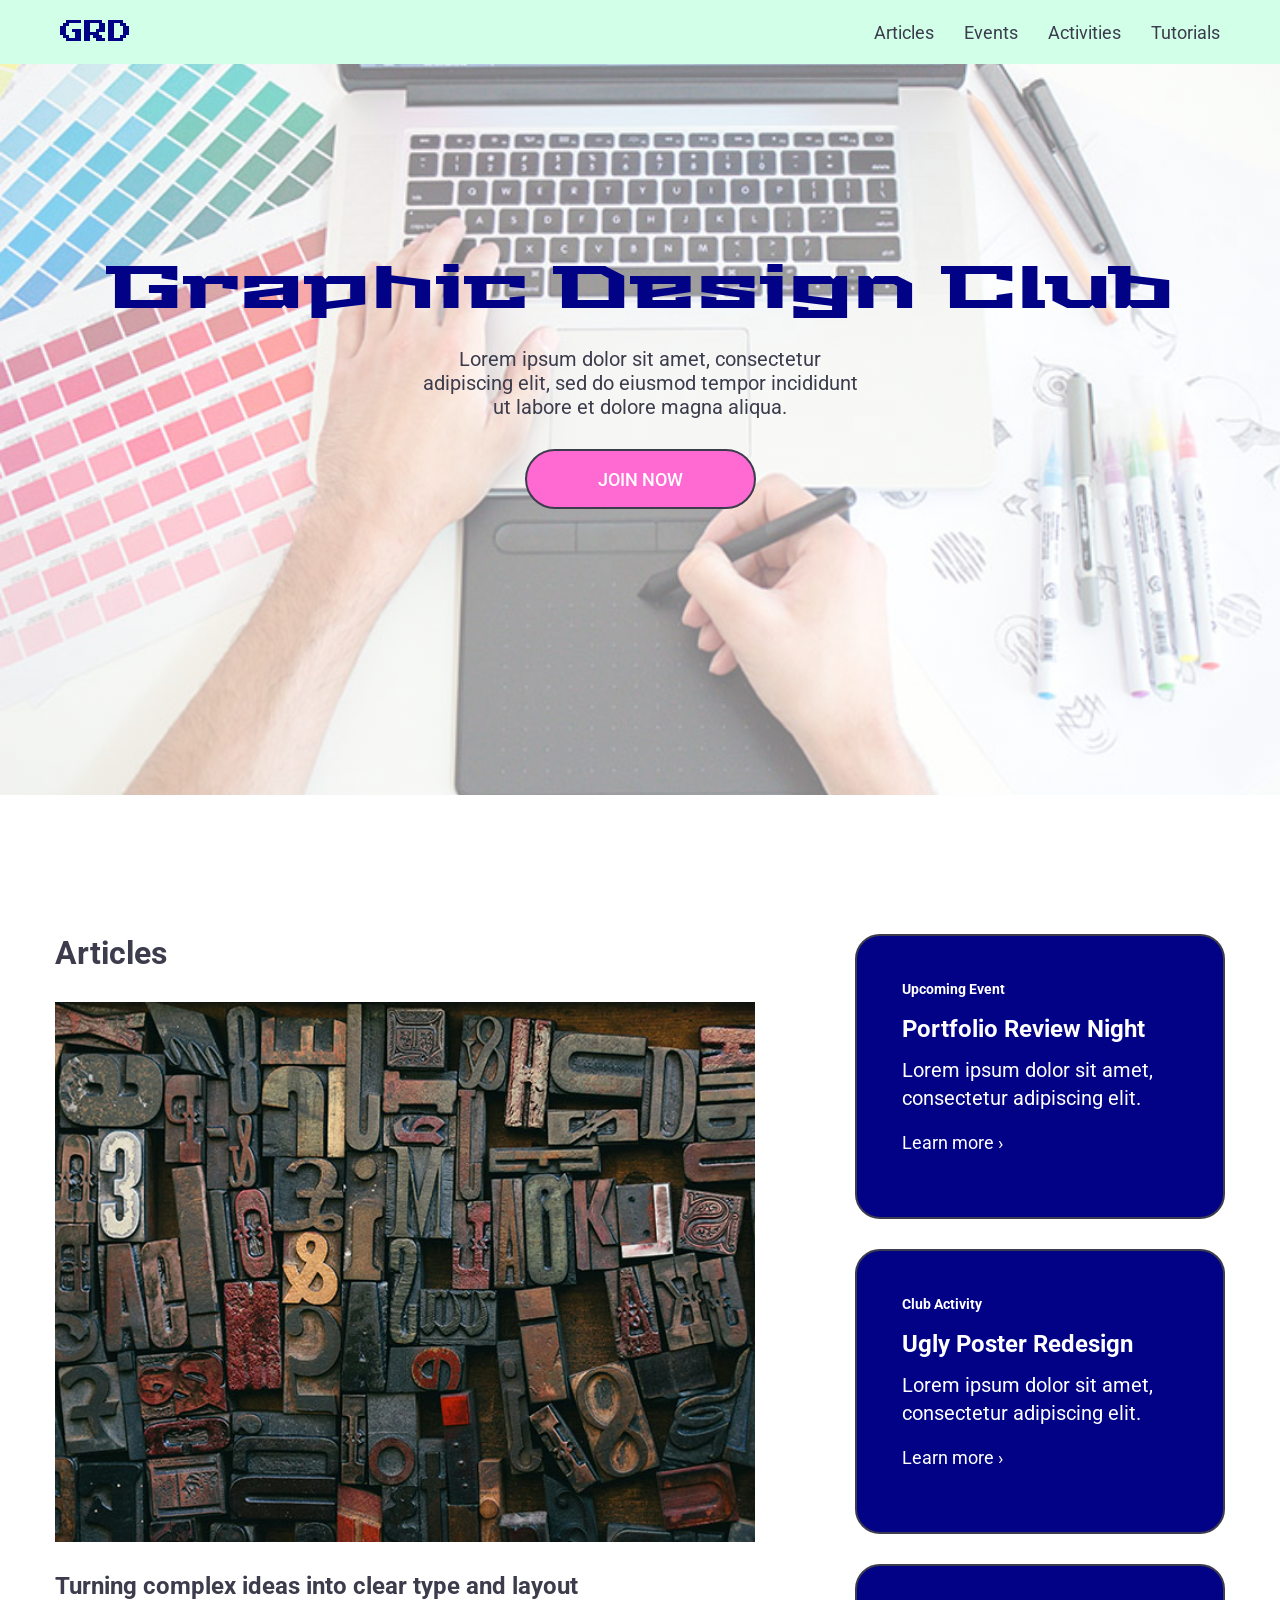
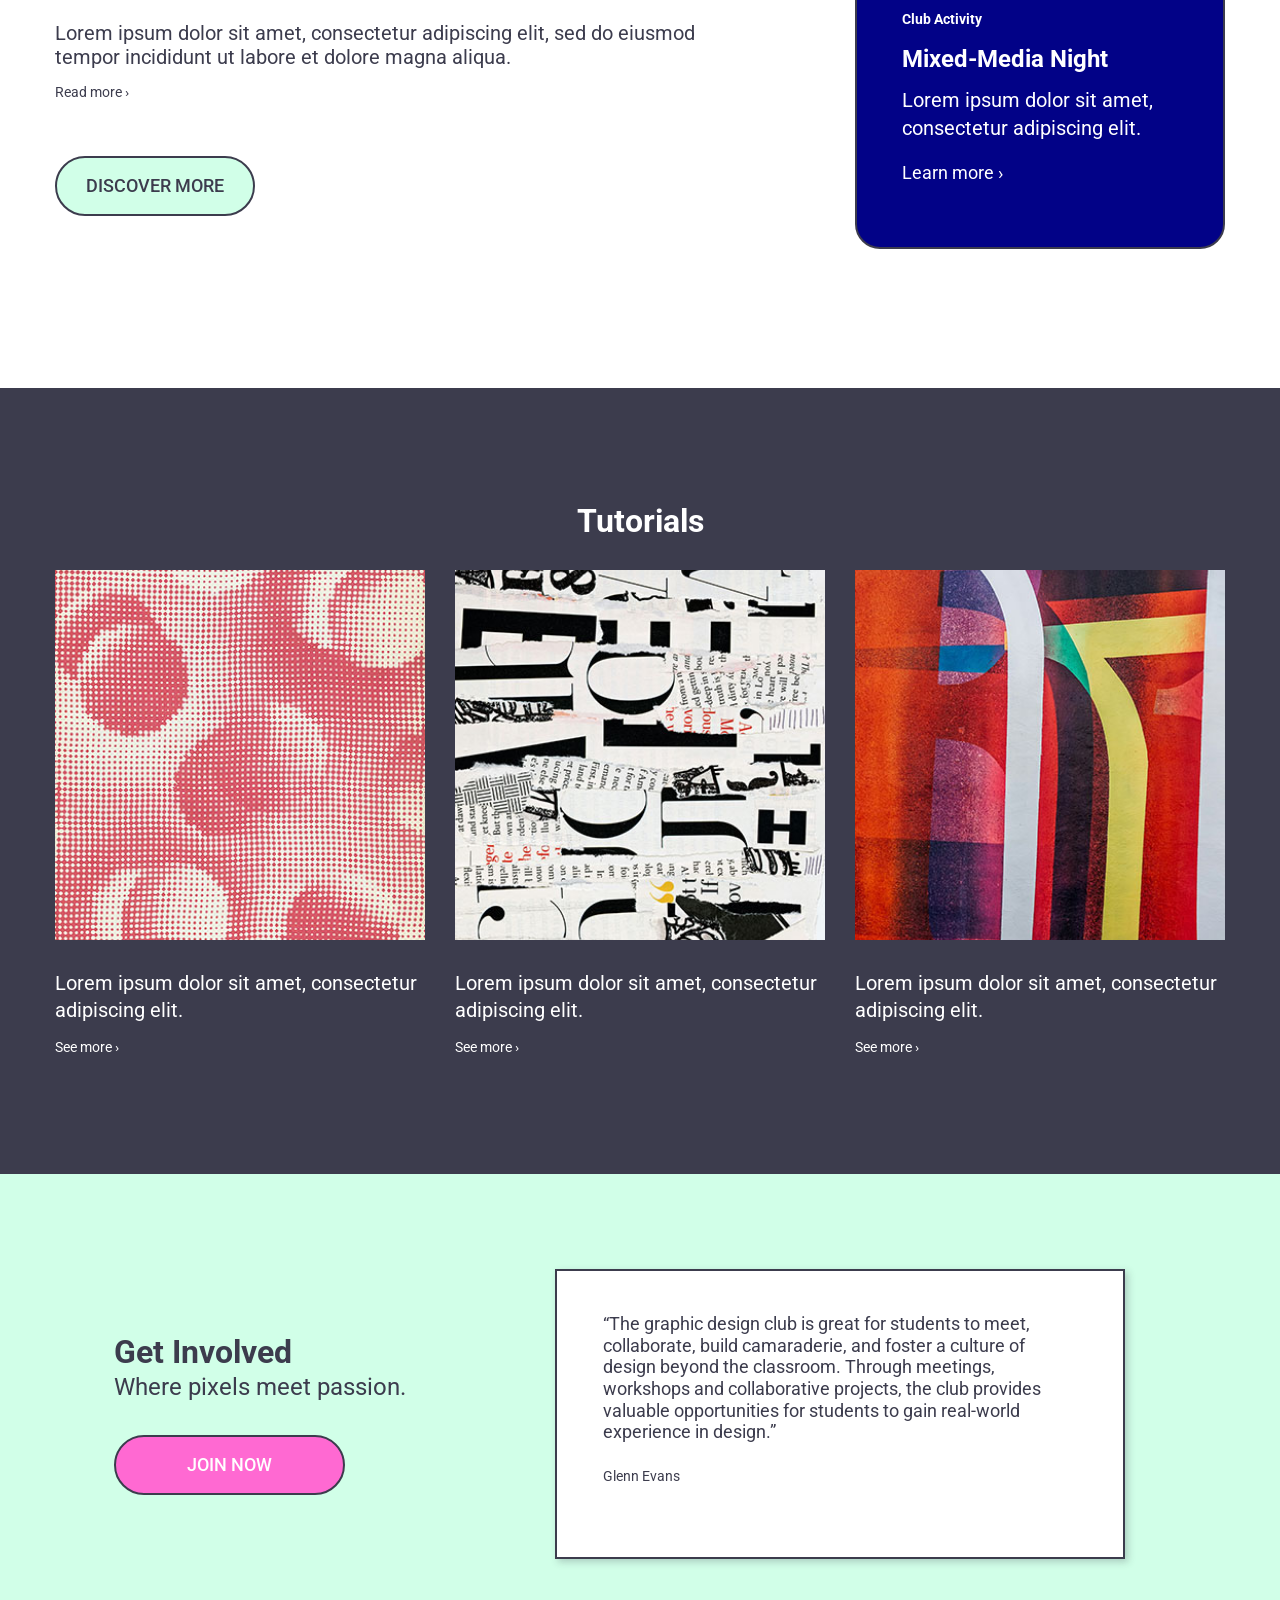
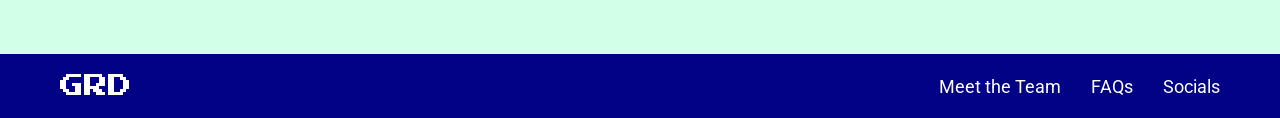
<file: index.html>
<!doctype html>
<html lang="en">
  <head>
    <meta charset="UTF-8" />
    <meta name="viewport" content="width=device-width, initial-scale=1.0" />
    <meta name="description" content="Graphic Design Club: meet, collaborate, and build a culture of design beyond the classroom." />
    <title>Graphic Design Club</title>
    <link rel="preconnect" href="https://fonts.googleapis.com" />
    <link rel="preconnect" href="https://fonts.gstatic.com" crossorigin />
    <link href="https://fonts.googleapis.com/css2?family=Press+Start+2P&family=Roboto:wght@400;500;700&family=Stalinist+One&display=swap" rel="stylesheet" />
    <link rel="stylesheet" href="styles.css" />
  </head>
  <body>
    <header class="site-header">
      <a class="logo" href="#top" aria-label="Graphic Design Club home">GRD</a>
      <nav aria-label="Primary navigation">
        <a href="#articles">Articles</a>
        <a href="#events">Events</a>
        <a href="#activities">Activities</a>
        <a href="#tutorials">Tutorials</a>
      </nav>
    </header>

    <main id="top">
      <section class="hero" aria-labelledby="hero-title">
        <div class="hero-image" aria-hidden="true"></div>
        <div class="hero-content">
          <h1 id="hero-title">Graphic Design Club</h1>
          <p>Lorem ipsum dolor sit amet, consectetur adipiscing elit, sed do eiusmod tempor incididunt ut labore et dolore magna aliqua.</p>
          <a class="button button-primary" href="#get-involved">JOIN NOW</a>
        </div>
      </section>

      <section class="content-section layout-grid" aria-label="Club content">
        <article class="articles" id="articles">
          <h2>Articles</h2>
          <img class="article-image" src="assets/articles.jpg" alt="Graphic design work displayed in an editorial composition" />
          <h3>Turning complex ideas into clear type and layout</h3>
          <p>Lorem ipsum dolor sit amet, consectetur adipiscing elit, sed do eiusmod tempor incididunt ut labore et dolore magna aliqua.</p>
          <a class="text-link" href="#articles">Read more <span aria-hidden="true">›</span></a>
          <a class="button button-secondary" href="#articles">DISCOVER MORE</a>
        </article>

        <div class="events" id="events">
          <div class="activity-list" id="activities">
            <article class="activity-card">
              <span class="eyebrow">Upcoming Event</span>
              <h3>Portfolio Review Night</h3>
              <p>Lorem ipsum dolor sit amet, consectetur adipiscing elit.</p>
              <a class="card-link" href="#events">Learn more <span aria-hidden="true">›</span></a>
            </article>
            <article class="activity-card">
              <span class="eyebrow">Club Activity</span>
              <h3>Ugly Poster Redesign</h3>
              <p>Lorem ipsum dolor sit amet, consectetur adipiscing elit.</p>
              <a class="card-link" href="#activities">Learn more <span aria-hidden="true">›</span></a>
            </article>
            <article class="activity-card">
              <span class="eyebrow">Club Activity</span>
              <h3>Mixed-Media Night</h3>
              <p>Lorem ipsum dolor sit amet, consectetur adipiscing elit.</p>
              <a class="card-link" href="#activities">Learn more <span aria-hidden="true">›</span></a>
            </article>
          </div>
        </div>
      </section>

      <section class="tutorials" id="tutorials" aria-labelledby="tutorials-title">
        <h2 id="tutorials-title">Tutorials</h2>
        <div class="tutorial-grid">
          <article class="tutorial-card">
            <img src="assets/tutorial-1.jpg" alt="A graphic design tutorial project" />
            <p>Lorem ipsum dolor sit amet, consectetur adipiscing elit.</p>
            <a class="card-link" href="#tutorials">See more <span aria-hidden="true">›</span></a>
          </article>
          <article class="tutorial-card">
            <img src="assets/tutorial-2.jpg" alt="A graphic design tutorial project" />
            <p>Lorem ipsum dolor sit amet, consectetur adipiscing elit.</p>
            <a class="card-link" href="#tutorials">See more <span aria-hidden="true">›</span></a>
          </article>
          <article class="tutorial-card">
            <img src="assets/tutorial-3.jpg" alt="A graphic design tutorial project" />
            <p>Lorem ipsum dolor sit amet, consectetur adipiscing elit.</p>
            <a class="card-link" href="#tutorials">See more <span aria-hidden="true">›</span></a>
          </article>
        </div>
      </section>

      <section class="information" aria-label="About the club">
        <div class="get-involved" id="get-involved">
          <h2>Get Involved</h2>
          <p>Where pixels meet passion.</p>
          <a class="button button-primary" href="#get-involved">JOIN NOW</a>
        </div>
        <figure class="testimonial">
          <blockquote>“The graphic design club is great for students to meet, collaborate, build camaraderie, and foster a culture of design beyond the classroom. Through meetings, workshops and collaborative projects, the club provides valuable opportunities for students to gain real-world experience in design.”</blockquote>
          <figcaption>Glenn Evans</figcaption>
        </figure>
      </section>
    </main>

    <footer class="site-footer">
      <span class="logo">GRD</span>
      <nav aria-label="Footer navigation">
        <a href="#get-involved">Meet the Team</a>
        <a href="#get-involved">FAQs</a>
        <a href="#top">Socials</a>
      </nav>
    </footer>
  </body>
</html>
</file>
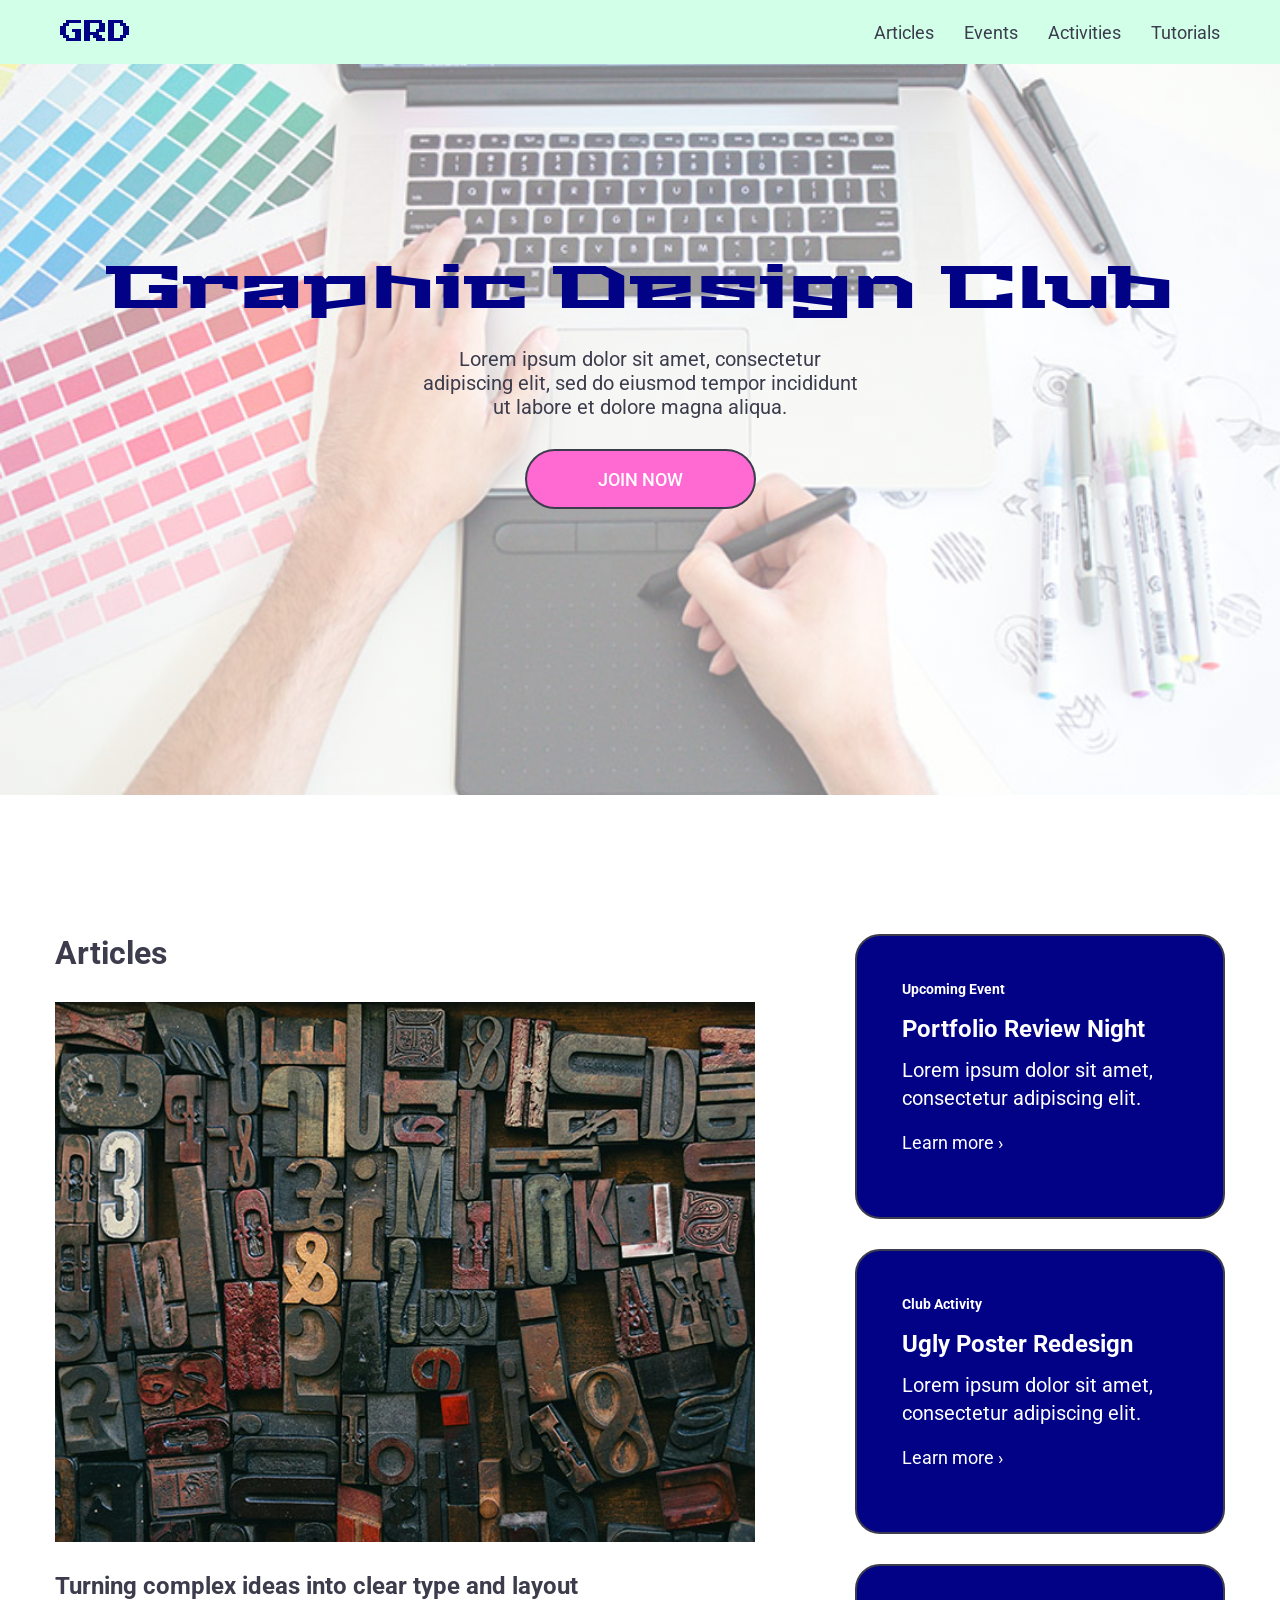
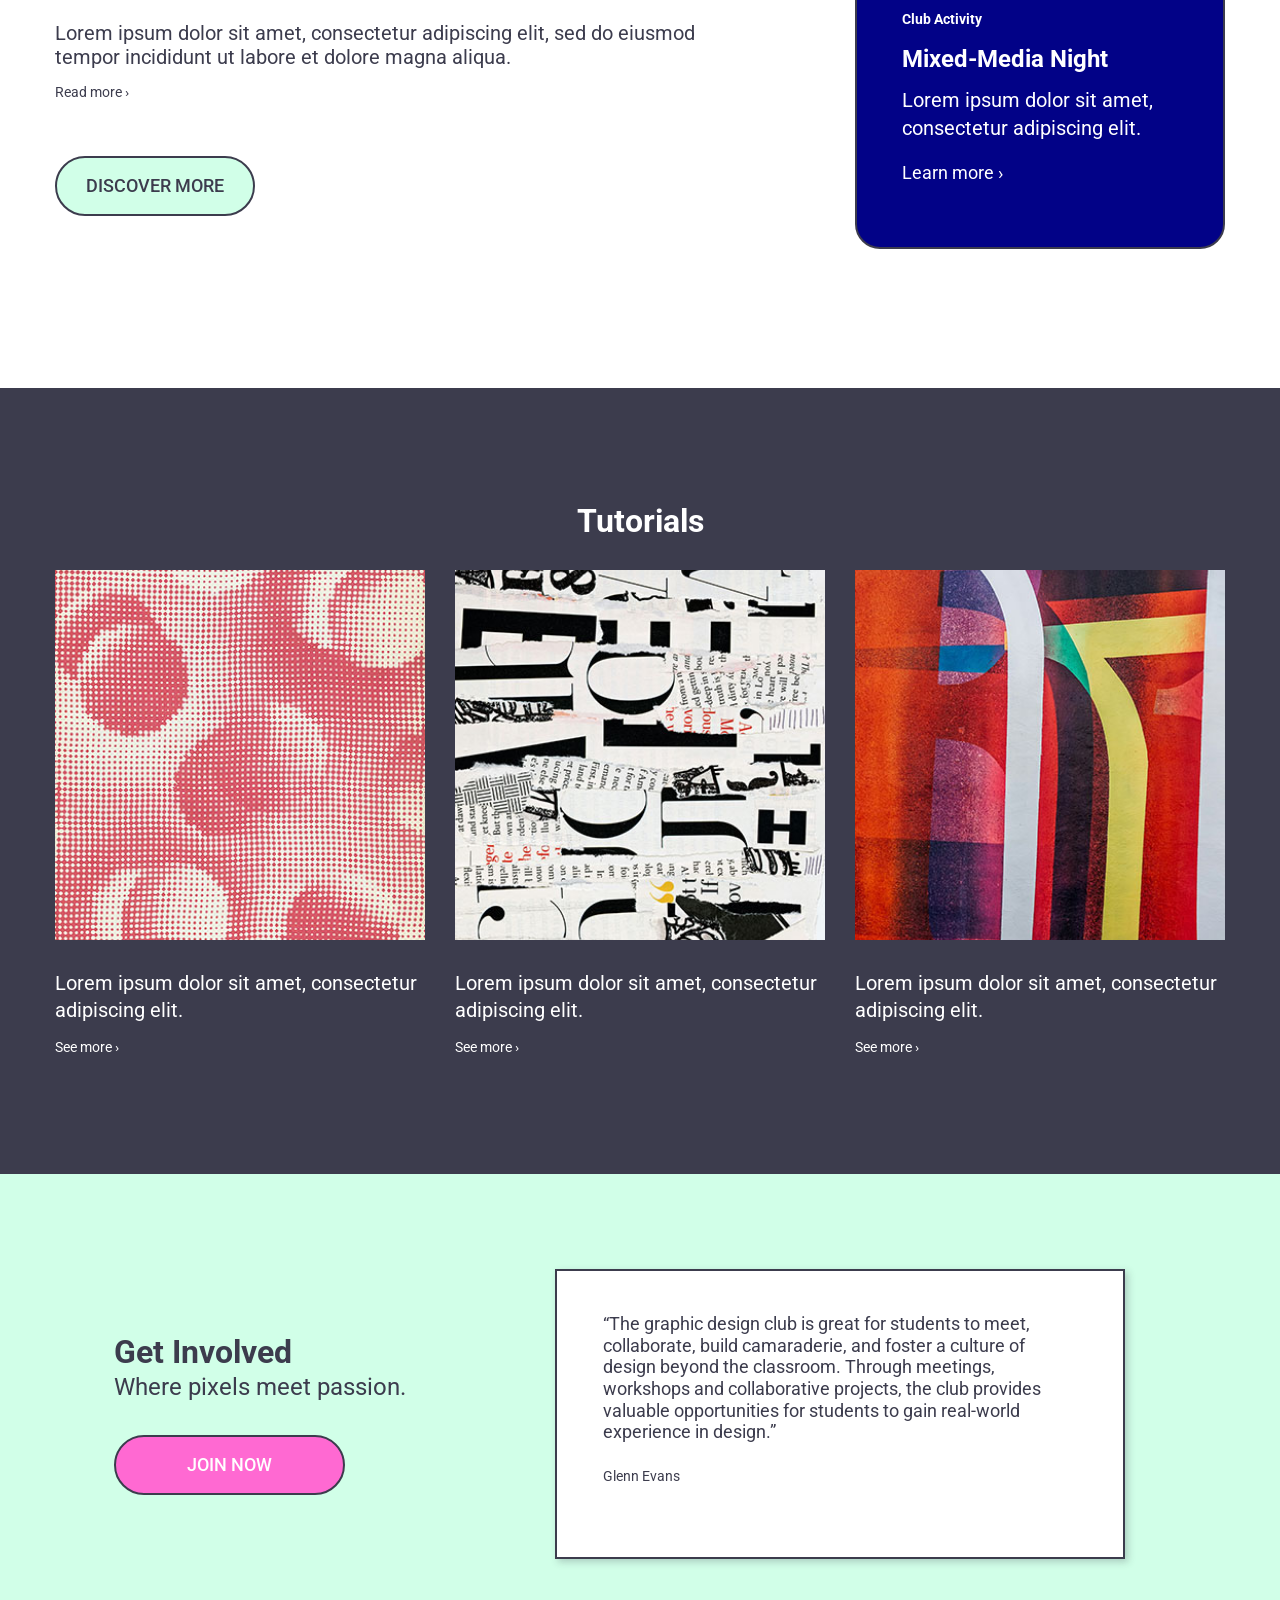
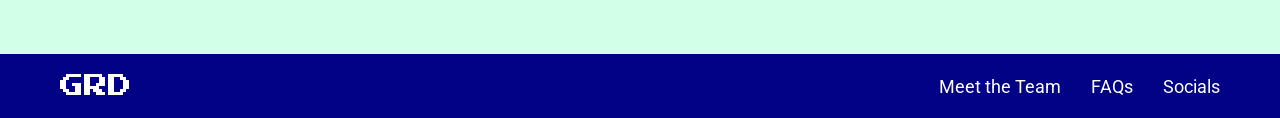
<file: Graphic Design Club.html>
<!doctype html>
<html lang="en">
  <head>
    <meta charset="UTF-8" />
    <meta name="viewport" content="width=device-width, initial-scale=1.0" />
    <meta name="description" content="Graphic Design Club: meet, collaborate, and build a culture of design beyond the classroom." />
    <title>Graphic Design Club</title>
    <link rel="preconnect" href="https://fonts.googleapis.com" />
    <link rel="preconnect" href="https://fonts.gstatic.com" crossorigin />
    <link href="https://fonts.googleapis.com/css2?family=Press+Start+2P&family=Roboto:wght@400;500;700&family=Stalinist+One&display=swap" rel="stylesheet" />
    <link rel="stylesheet" href="styles.css" />
  </head>
  <body>
    <header class="site-header">
      <a class="logo" href="#top" aria-label="Graphic Design Club home">GRD</a>
      <nav aria-label="Primary navigation">
        <a href="#articles">Articles</a>
        <a href="#events">Events</a>
        <a href="#activities">Activities</a>
        <a href="#tutorials">Tutorials</a>
      </nav>
    </header>

    <main id="top">
      <section class="hero" aria-labelledby="hero-title">
        <div class="hero-image" aria-hidden="true"></div>
        <div class="hero-content">
          <h1 id="hero-title">Graphic Design Club</h1>
          <p>Lorem ipsum dolor sit amet, consectetur adipiscing elit, sed do eiusmod tempor incididunt ut labore et dolore magna aliqua.</p>
          <a class="button button-primary" href="#get-involved">JOIN NOW</a>
        </div>
      </section>

      <section class="content-section layout-grid" aria-label="Club content">
        <article class="articles" id="articles">
          <h2>Articles</h2>
          <img class="article-image" src="assets/articles.jpg" alt="Graphic design work displayed in an editorial composition" />
          <h3>Turning complex ideas into clear type and layout</h3>
          <p>Lorem ipsum dolor sit amet, consectetur adipiscing elit, sed do eiusmod tempor incididunt ut labore et dolore magna aliqua.</p>
          <a class="text-link" href="#articles">Read more <span aria-hidden="true">›</span></a>
          <a class="button button-secondary" href="#articles">DISCOVER MORE</a>
        </article>

        <div class="events" id="events">
          <div class="activity-list" id="activities">
            <article class="activity-card">
              <span class="eyebrow">Upcoming Event</span>
              <h3>Portfolio Review Night</h3>
              <p>Lorem ipsum dolor sit amet, consectetur adipiscing elit.</p>
              <a class="card-link" href="#events">Learn more <span aria-hidden="true">›</span></a>
            </article>
            <article class="activity-card">
              <span class="eyebrow">Club Activity</span>
              <h3>Ugly Poster Redesign</h3>
              <p>Lorem ipsum dolor sit amet, consectetur adipiscing elit.</p>
              <a class="card-link" href="#activities">Learn more <span aria-hidden="true">›</span></a>
            </article>
            <article class="activity-card">
              <span class="eyebrow">Club Activity</span>
              <h3>Mixed-Media Night</h3>
              <p>Lorem ipsum dolor sit amet, consectetur adipiscing elit.</p>
              <a class="card-link" href="#activities">Learn more <span aria-hidden="true">›</span></a>
            </article>
          </div>
        </div>
      </section>

      <section class="tutorials" id="tutorials" aria-labelledby="tutorials-title">
        <h2 id="tutorials-title">Tutorials</h2>
        <div class="tutorial-grid">
          <article class="tutorial-card">
            <img src="assets/tutorial-1.jpg" alt="A graphic design tutorial project" />
            <p>Lorem ipsum dolor sit amet, consectetur adipiscing elit.</p>
            <a class="card-link" href="#tutorials">See more <span aria-hidden="true">›</span></a>
          </article>
          <article class="tutorial-card">
            <img src="assets/tutorial-2.jpg" alt="A graphic design tutorial project" />
            <p>Lorem ipsum dolor sit amet, consectetur adipiscing elit.</p>
            <a class="card-link" href="#tutorials">See more <span aria-hidden="true">›</span></a>
          </article>
          <article class="tutorial-card">
            <img src="assets/tutorial-3.jpg" alt="A graphic design tutorial project" />
            <p>Lorem ipsum dolor sit amet, consectetur adipiscing elit.</p>
            <a class="card-link" href="#tutorials">See more <span aria-hidden="true">›</span></a>
          </article>
        </div>
      </section>

      <section class="information" aria-label="About the club">
        <div class="get-involved" id="get-involved">
          <h2>Get Involved</h2>
          <p>Where pixels meet passion.</p>
          <a class="button button-primary" href="#get-involved">JOIN NOW</a>
        </div>
        <figure class="testimonial">
          <blockquote>“The graphic design club is great for students to meet, collaborate, build camaraderie, and foster a culture of design beyond the classroom. Through meetings, workshops and collaborative projects, the club provides valuable opportunities for students to gain real-world experience in design.”</blockquote>
          <figcaption>Glenn Evans</figcaption>
        </figure>
      </section>
    </main>

    <footer class="site-footer">
      <span class="logo">GRD</span>
      <nav aria-label="Footer navigation">
        <a href="#get-involved">Meet the Team</a>
        <a href="#get-involved">FAQs</a>
        <a href="#top">Socials</a>
      </nav>
    </footer>
  <!-- Code injected by live-server -->
<script>
	// <![CDATA[  <-- For SVG support
	if ('WebSocket' in window) {
		(function () {
			function refreshCSS() {
				var sheets = [].slice.call(document.getElementsByTagName("link"));
				var head = document.getElementsByTagName("head")[0];
				for (var i = 0; i < sheets.length; ++i) {
					var elem = sheets[i];
					var parent = elem.parentElement || head;
					parent.removeChild(elem);
					var rel = elem.rel;
					if (elem.href && typeof rel != "string" || rel.length == 0 || rel.toLowerCase() == "stylesheet") {
						var url = elem.href.replace(/(&|\?)_cacheOverride=\d+/, '');
						elem.href = url + (url.indexOf('?') >= 0 ? '&' : '?') + '_cacheOverride=' + (new Date().valueOf());
					}
					parent.appendChild(elem);
				}
			}
			var protocol = window.location.protocol === 'http:' ? 'ws://' : 'wss://';
			var address = protocol + window.location.host + window.location.pathname + '/ws';
			var socket = new WebSocket(address);
			socket.onmessage = function (msg) {
				if (msg.data == 'reload') window.location.reload();
				else if (msg.data == 'refreshcss') refreshCSS();
			};
			if (sessionStorage && !sessionStorage.getItem('IsThisFirstTime_Log_From_LiveServer')) {
				console.log('Live reload enabled.');
				sessionStorage.setItem('IsThisFirstTime_Log_From_LiveServer', true);
			}
		})();
	}
	else {
		console.error('Upgrade your browser. This Browser is NOT supported WebSocket for Live-Reloading.');
	}
	// ]]>
</script>
</body>
</html>
</file>
<file: styles.css>
:root { --teal: #d1ffe8; --blue: #020287; --grey: #3c3c4d; --pink: #ff69d2; --white: #fff; --content-width: 1170px; }
* { box-sizing: border-box; }
html { scroll-behavior: smooth; }
body { margin: 0; color: var(--grey); font-family: "Roboto", sans-serif; font-size: 20px; }
a { color: inherit; text-decoration: none; }
.site-header, .site-footer { align-items: center; display: flex; justify-content: space-between; padding: 0 60px; }
.site-header { background: var(--teal); height: 64px; }
.site-header nav, .site-footer nav { display: flex; gap: 30px; align-items: center; }
.site-header nav a { font-size: 18px; }
.logo { color: var(--blue); font-family: "Press Start 2P", monospace; font-size: 24px; }
.site-footer { background: var(--blue); color: var(--white); height: 64px; }
.site-footer .logo { color: var(--white); }
.site-footer nav a { font-size: 18px; }
.hero { height: 731px; position: relative; overflow: hidden; }
.hero-image { background: linear-gradient(rgb(255 255 255 / 50%), rgb(255 255 255 / 50%)), url("assets/hero.jpg") center / cover; inset: 0; position: absolute; }
.hero-content { align-items: center; display: flex; flex-direction: column; position: relative; text-align: center; padding-top: 199px; }
h1, h2, h3, p { margin: 0; }
.hero h1 { color: var(--blue); font-family: "Stalinist One", sans-serif; font-size: 60px; font-weight: 400; line-height: .9; }
.hero p { max-width: 440px; line-height: 1.2; margin-top: 30px; }
.button { align-items: center; border: 2px solid var(--grey); border-radius: 50px; display: inline-flex; font-size: 18px; font-weight: 500; height: 60px; justify-content: center; }
.button-primary { background: var(--pink); color: var(--white); width: 231px; }
.hero .button { margin-top: 30px; }
.content-section { margin: 139px auto; }
.layout-grid { display: grid; gap: 100px; grid-template-columns: 700px 370px; max-width: var(--content-width); }
h2 { font-size: 32px; font-weight: 700; }
.articles h2 { margin-bottom: 30px; }
.article-image { display: block; height: 540px; object-fit: cover; width: 700px; }
.articles h3 { font-size: 24px; line-height: 1.2; margin-top: 30px; }
.articles p { line-height: 1.2; margin-top: 20px; }
.text-link, .card-link { display: block; font-size: 18px; line-height: 1.2; }
.text-link { font-size: 14px; margin-top: 15px; }
.button-secondary { background: var(--teal); margin-top: 55px; width: 200px; }
.activity-list { display: grid; gap: 30px; }
.activity-card { background: var(--blue); border: 2px solid var(--grey); border-radius: 25px; color: var(--white); height: 285px; padding: 45px; }
.eyebrow { display: block; font-size: 14px; font-weight: 700; line-height: 1.2; }
.activity-card h3 { font-size: 24px; line-height: 1.4; margin-top: 15px; }
.activity-card p { font-size: 20px; line-height: 1.4; margin-top: 10px; }
.activity-card .card-link { margin-top: 20px; }
.tutorials { background: var(--grey); color: var(--white); padding: 114px 0 118px; }
.tutorials h2 { text-align: center; }
.tutorial-grid { display: grid; gap: 30px; grid-template-columns: repeat(3, 370px); margin: 30px auto 0; max-width: 1170px; }
.tutorial-card img { display: block; height: 370px; object-fit: cover; width: 370px; }
.tutorial-card p { font-size: 20px; line-height: 1.36; margin-top: 30px; }
.tutorial-card .card-link { font-size: 14px; margin-top: 15px; }
.information { background: var(--teal); display: grid; gap: 107px; grid-template-columns: 334px 570px; padding: 95px max(calc((100% - 1052px) / 2), 40px); }
.get-involved { align-self: center; }
.get-involved h2 { font-size: 32px; }
.get-involved p { font-size: 24px; line-height: 1.4; }
.get-involved .button { margin-top: 30px; }
.testimonial { background: var(--white); border: 2px solid var(--grey); box-shadow: 3px 3px 7px rgb(60 60 77 / 25%); margin: 0; min-height: 290px; padding: 42px 46px; }
.testimonial blockquote { font-size: 18px; line-height: 1.2; margin: 0; }
.testimonial figcaption { font-size: 14px; margin-top: 25px; }
@media (max-width: 900px) {
  .site-header, .site-footer { padding: 0 24px; }
  .site-header nav { gap: 16px; }
  .layout-grid, .tutorial-grid, .information { grid-template-columns: 1fr; }
  .content-section { margin: 80px 24px; }
  .articles, .events { max-width: 700px; width: 100%; }
  .article-image, .tutorial-card img { height: auto; aspect-ratio: 7 / 5.4; width: 100%; }
  .tutorials { padding: 80px 24px; }
  .tutorial-grid { margin-top: 40px; max-width: 700px; }
  .tutorial-card img { aspect-ratio: 1; }
  .information { gap: 50px; padding: 70px 24px; }
  .testimonial { max-width: 570px; width: 100%; }
}
@media (max-width: 620px) {
  .site-header { height: auto; min-height: 64px; padding: 18px 20px; }
  .site-header nav { flex-wrap: wrap; justify-content: flex-end; }
  .site-header nav a { font-size: 14px; }
  .logo { font-size: 18px; }
  .hero { height: 620px; }
  .hero-content { padding: 150px 20px 0; }
  .hero h1 { font-size: clamp(34px, 10vw, 60px); }
  .hero p { font-size: 18px; margin-top: 24px; }
  .activity-card { padding: 32px; }
  .site-footer { height: auto; gap: 25px; padding: 24px 20px; }
  .site-footer nav { flex-wrap: wrap; gap: 14px; justify-content: flex-end; }
  .site-footer nav a { font-size: 14px; }
}
</file>
